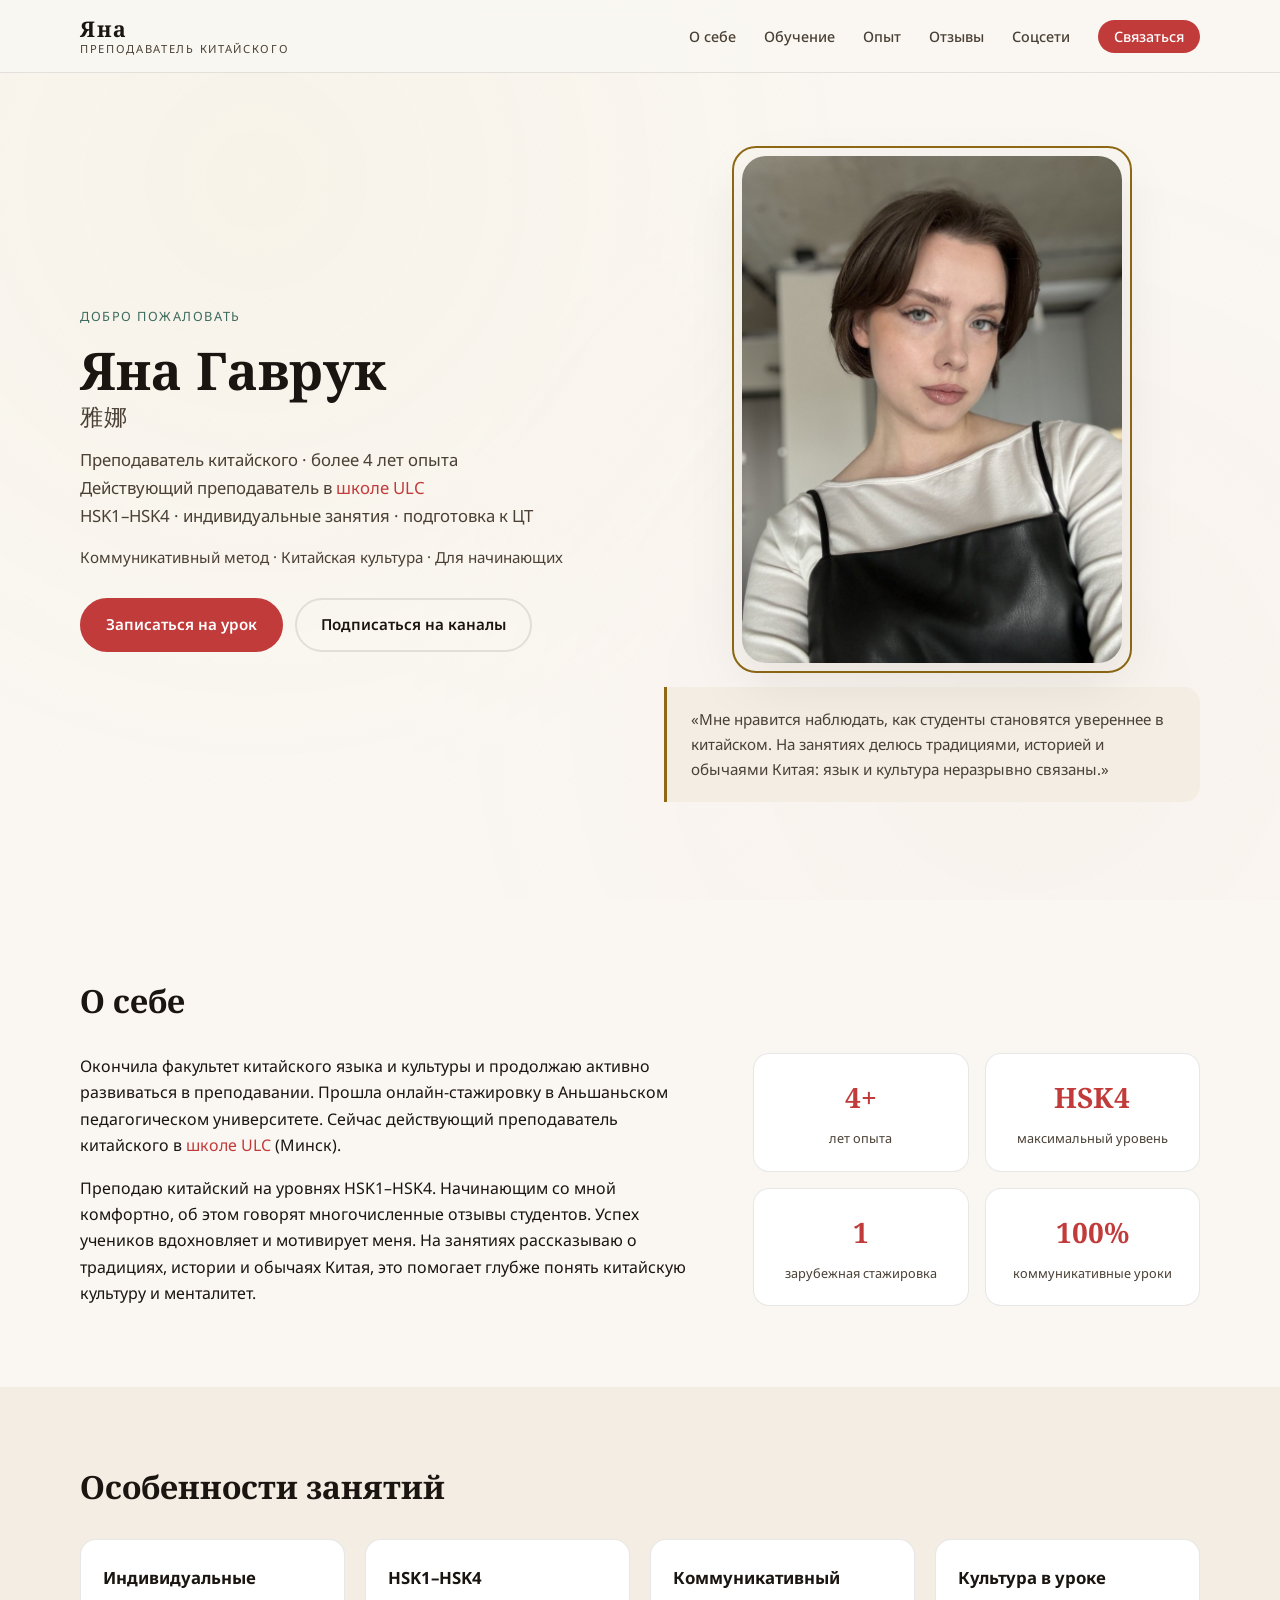
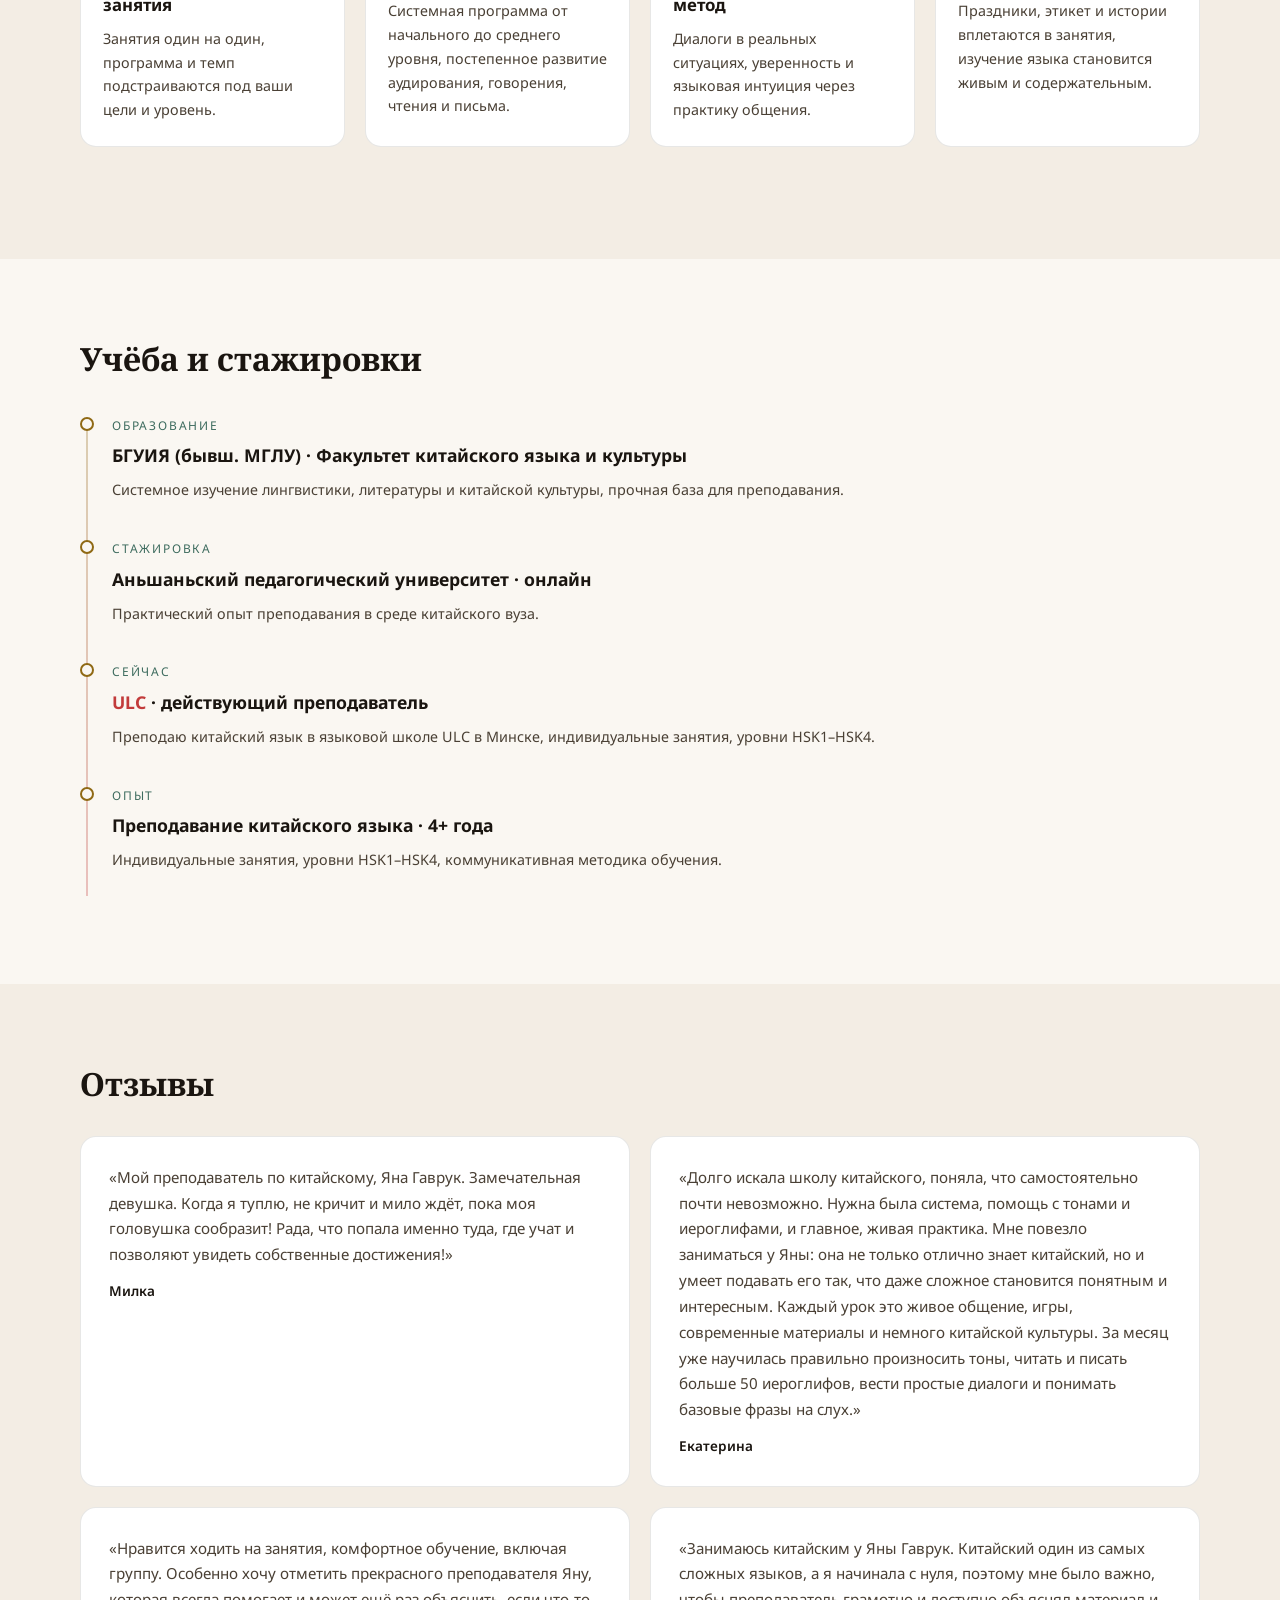
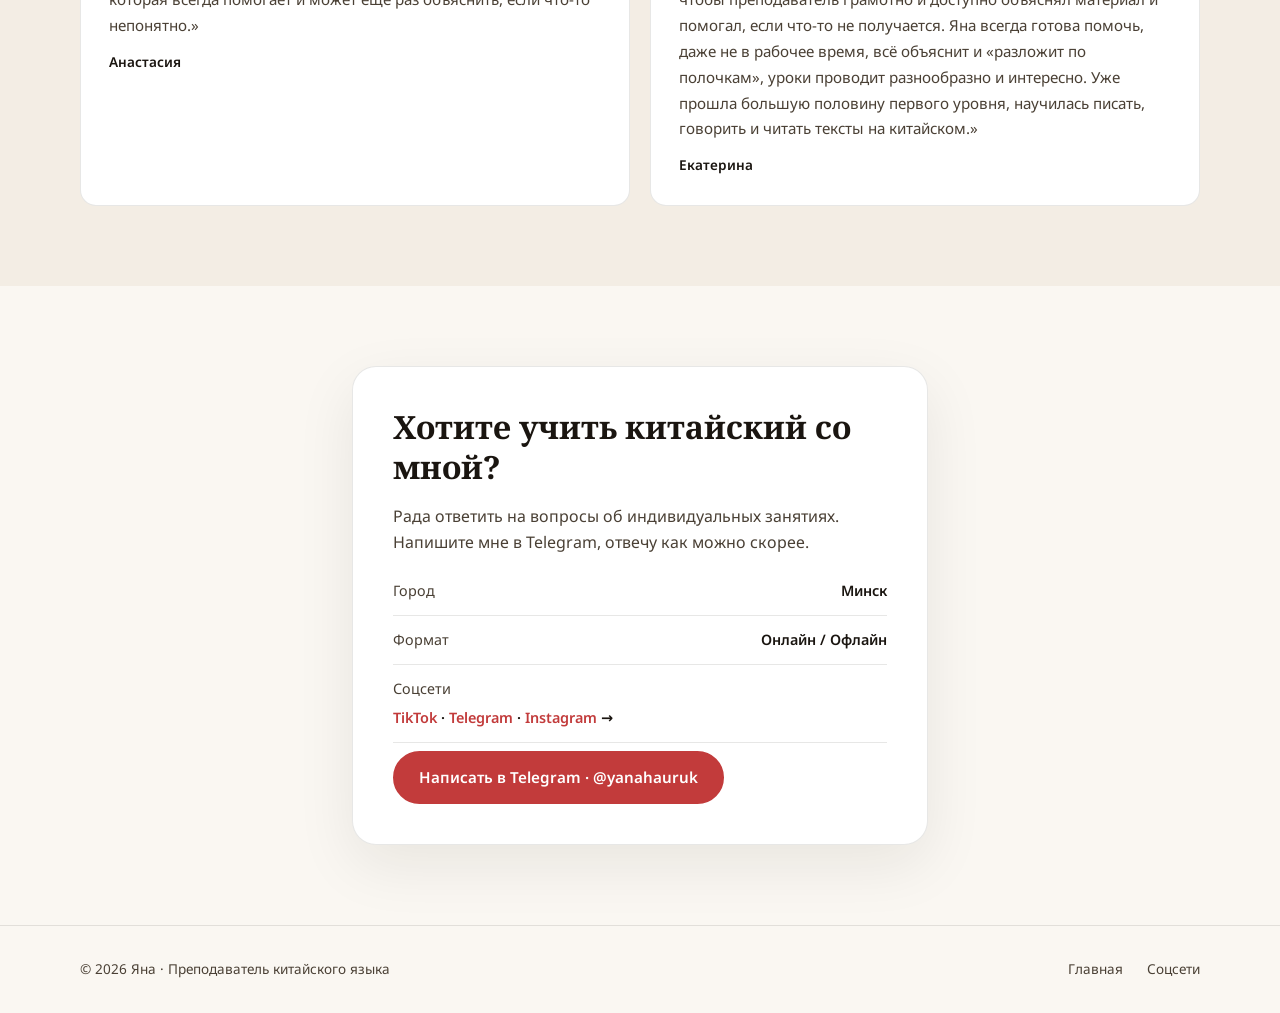
<file: index.html>
<!DOCTYPE html>
<html lang="ru">
<head>
  <meta charset="UTF-8" />
  <meta name="viewport" content="width=device-width, initial-scale=1.0" />
  <title>Яна · Преподаватель китайского языка</title>
  <meta name="description" content="Яна (Яна Гаврук) — преподаватель китайского языка, обучает HSK1–HSK4, сочетает язык и китайскую культуру." />
  <link rel="preconnect" href="https://fonts.googleapis.com" />
  <link rel="preconnect" href="https://fonts.gstatic.com" crossorigin />
  <link href="https://fonts.googleapis.com/css2?family=Noto+Sans:wght@300;400;500;600;700&family=Noto+Serif:wght@400;600;700&display=swap" rel="stylesheet" />
  <link rel="stylesheet" href="styles.css" />
</head>
<body>
  <div class="bg-pattern" aria-hidden="true"></div>

  <header class="site-header">
    <nav class="nav container">
      <a class="logo" href="index.html">
        <span class="logo-cn">Яна</span>
        <span class="logo-sub">Преподаватель китайского</span>
      </a>
      <button class="nav-toggle" aria-label="Открыть меню" aria-expanded="false">
        <span></span><span></span><span></span>
      </button>
      <ul class="nav-links">
        <li><a href="#about">О себе</a></li>
        <li><a href="#teaching">Обучение</a></li>
        <li><a href="#experience">Опыт</a></li>
        <li><a href="#reviews">Отзывы</a></li>
        <li><a href="social.html">Соцсети</a></li>
        <li><a href="#contact" class="nav-cta">Связаться</a></li>
      </ul>
    </nav>
  </header>

  <main>
    <section class="hero container">
      <div class="hero-content">
        <p class="eyebrow">Добро пожаловать</p>
        <h1>Яна Гаврук <span class="name-ru">雅娜</span></h1>
        <p class="hero-lead">
          Преподаватель китайского · более 4 лет опыта<br />
          Действующий преподаватель в <a href="https://ulc.by/teachers/yana-g" target="_blank" rel="noopener noreferrer">школе ULC</a><br />
          HSK1–HSK4 · индивидуальные занятия · подготовка к ЦТ
        </p>
        <p class="hero-tags">Коммуникативный метод · Китайская культура · Для начинающих</p>
        <div class="hero-actions">
          <a href="#contact" class="btn btn-primary">Записаться на урок</a>
          <a href="social.html" class="btn btn-ghost">Подписаться на каналы</a>
        </div>
      </div>

      <div class="hero-visual">
        <div class="photo-frame">
          <img
            src="assets/photo.png"
            alt="Яна · преподаватель китайского языка"
            class="hero-photo"
            width="380"
            height="507"
          />
          <div class="photo-accent"></div>
        </div>
        <blockquote class="hero-quote">
          «Мне нравится наблюдать, как студенты становятся увереннее в китайском. На занятиях делюсь традициями, историей и обычаями Китая: язык и культура неразрывно связаны.»
        </blockquote>
      </div>
    </section>

    <section id="about" class="section container">
      <div class="section-head">
        <h2>О себе</h2>
      </div>
      <div class="about-grid">
        <div class="about-text">
          <p>
            Окончила факультет китайского языка и культуры и продолжаю активно развиваться в преподавании.
            Прошла онлайн-стажировку в Аньшаньском педагогическом университете.
            Сейчас действующий преподаватель китайского в <a href="https://ulc.by/teachers/yana-g" target="_blank" rel="noopener noreferrer">школе ULC</a> (Минск).
          </p>
          <p>
            Преподаю китайский на уровнях HSK1–HSK4. Начинающим со мной комфортно,
            об этом говорят многочисленные отзывы студентов. Успех учеников вдохновляет и мотивирует меня.
            На занятиях рассказываю о традициях, истории и обычаях Китая, это помогает глубже понять китайскую культуру и менталитет.
          </p>
        </div>
        <ul class="stats">
          <li>
            <strong>4+</strong>
            <span>лет опыта</span>
          </li>
          <li>
            <strong>HSK4</strong>
            <span>максимальный уровень</span>
          </li>
          <li>
            <strong>1</strong>
            <span>зарубежная стажировка</span>
          </li>
          <li>
            <strong>100%</strong>
            <span>коммуникативные уроки</span>
          </li>
        </ul>
      </div>
    </section>

    <section id="teaching" class="section section-alt">
      <div class="container">
        <div class="section-head">
          <h2>Особенности занятий</h2>
        </div>
        <div class="cards">
          <article class="card">
            <h3>Индивидуальные занятия</h3>
            <p>Занятия один на один, программа и темп подстраиваются под ваши цели и уровень.</p>
          </article>
          <article class="card">
            <h3>HSK1–HSK4</h3>
            <p>Системная программа от начального до среднего уровня, постепенное развитие аудирования, говорения, чтения и письма.</p>
          </article>
          <article class="card">
            <h3>Коммуникативный метод</h3>
            <p>Диалоги в реальных ситуациях, уверенность и языковая интуиция через практику общения.</p>
          </article>
          <article class="card">
            <h3>Культура в уроке</h3>
            <p>Праздники, этикет и истории вплетаются в занятия, изучение языка становится живым и содержательным.</p>
          </article>
        </div>
      </div>
    </section>

    <section id="experience" class="section container">
      <div class="section-head">
        <h2>Учёба и стажировки</h2>
      </div>
      <ol class="timeline">
        <li>
          <time>Образование</time>
          <h3>БГУИЯ (бывш. МГЛУ) · Факультет китайского языка и культуры</h3>
          <p>Системное изучение лингвистики, литературы и китайской культуры, прочная база для преподавания.</p>
        </li>
        <li>
          <time>Стажировка</time>
          <h3>Аньшаньский педагогический университет · онлайн</h3>
          <p>Практический опыт преподавания в среде китайского вуза.</p>
        </li>
        <li>
          <time>Сейчас</time>
          <h3><a href="https://ulc.by/teachers/yana-g" target="_blank" rel="noopener noreferrer">ULC</a> · действующий преподаватель</h3>
          <p>Преподаю китайский язык в языковой школе ULC в Минске, индивидуальные занятия, уровни HSK1–HSK4.</p>
        </li>
        <li>
          <time>Опыт</time>
          <h3>Преподавание китайского языка · 4+ года</h3>
          <p>Индивидуальные занятия, уровни HSK1–HSK4, коммуникативная методика обучения.</p>
        </li>
      </ol>
    </section>

    <section id="reviews" class="section section-alt">
      <div class="container">
        <div class="section-head">
          <h2>Отзывы</h2>
        </div>
        <div class="reviews">
          <figure class="review">
            <blockquote>
              «Мой преподаватель по китайскому, Яна Гаврук. Замечательная девушка. Когда я туплю, не кричит и мило ждёт, пока моя головушка сообразит! Рада, что попала именно туда, где учат и позволяют увидеть собственные достижения!»
            </blockquote>
            <figcaption>Милка</figcaption>
          </figure>
          <figure class="review">
            <blockquote>
              «Долго искала школу китайского, поняла, что самостоятельно почти невозможно. Нужна была система, помощь с тонами и иероглифами, и главное, живая практика. Мне повезло заниматься у Яны: она не только отлично знает китайский, но и умеет подавать его так, что даже сложное становится понятным и интересным. Каждый урок это живое общение, игры, современные материалы и немного китайской культуры. За месяц уже научилась правильно произносить тоны, читать и писать больше 50 иероглифов, вести простые диалоги и понимать базовые фразы на слух.»
            </blockquote>
            <figcaption>Екатерина</figcaption>
          </figure>
          <figure class="review">
            <blockquote>
              «Нравится ходить на занятия, комфортное обучение, включая группу. Особенно хочу отметить прекрасного преподавателя Яну, которая всегда помогает и может ещё раз объяснить, если что-то непонятно.»
            </blockquote>
            <figcaption>Анастасия</figcaption>
          </figure>
          <figure class="review">
            <blockquote>
              «Занимаюсь китайским у Яны Гаврук. Китайский один из самых сложных языков, а я начинала с нуля, поэтому мне было важно, чтобы преподаватель грамотно и доступно объяснял материал и помогал, если что-то не получается. Яна всегда готова помочь, даже не в рабочее время, всё объяснит и «разложит по полочкам», уроки проводит разнообразно и интересно. Уже прошла большую половину первого уровня, научилась писать, говорить и читать тексты на китайском.»
            </blockquote>
            <figcaption>Екатерина</figcaption>
          </figure>
        </div>
      </div>
    </section>

    <section id="contact" class="section container">
      <div class="contact-box">
        <h2>Хотите учить китайский со мной?</h2>
        <p>Рада ответить на вопросы об индивидуальных занятиях. Напишите мне в Telegram, отвечу как можно скорее.</p>
        <ul class="contact-meta">
          <li>
            <span>Город</span>
            <strong>Минск</strong>
          </li>
          <li>
            <span>Формат</span>
            <strong>Онлайн / Офлайн</strong>
          </li>
          <li class="contact-meta-social">
            <span>Соцсети</span>
            <strong><a href="https://www.tiktok.com/@hanyu_secret" target="_blank" rel="noopener noreferrer">TikTok</a> · <a href="https://t.me/chinesevibez" target="_blank" rel="noopener noreferrer">Telegram</a> · <a href="https://www.instagram.com/hanyu.secret" target="_blank" rel="noopener noreferrer">Instagram</a> →</strong>
          </li>
        </ul>
        <a href="https://t.me/yanahauruk" class="btn btn-primary contact-telegram" target="_blank" rel="noopener noreferrer">Написать в Telegram · @yanahauruk</a>
      </div>
    </section>
  </main>

  <footer class="site-footer">
    <div class="container footer-inner">
      <p>© 2026 Яна · Преподаватель китайского языка</p>
      <nav>
        <a href="index.html">Главная</a>
        <a href="social.html">Соцсети</a>
      </nav>
    </div>
  </footer>

  <script src="main.js"></script>
</body>
</html>
</file>
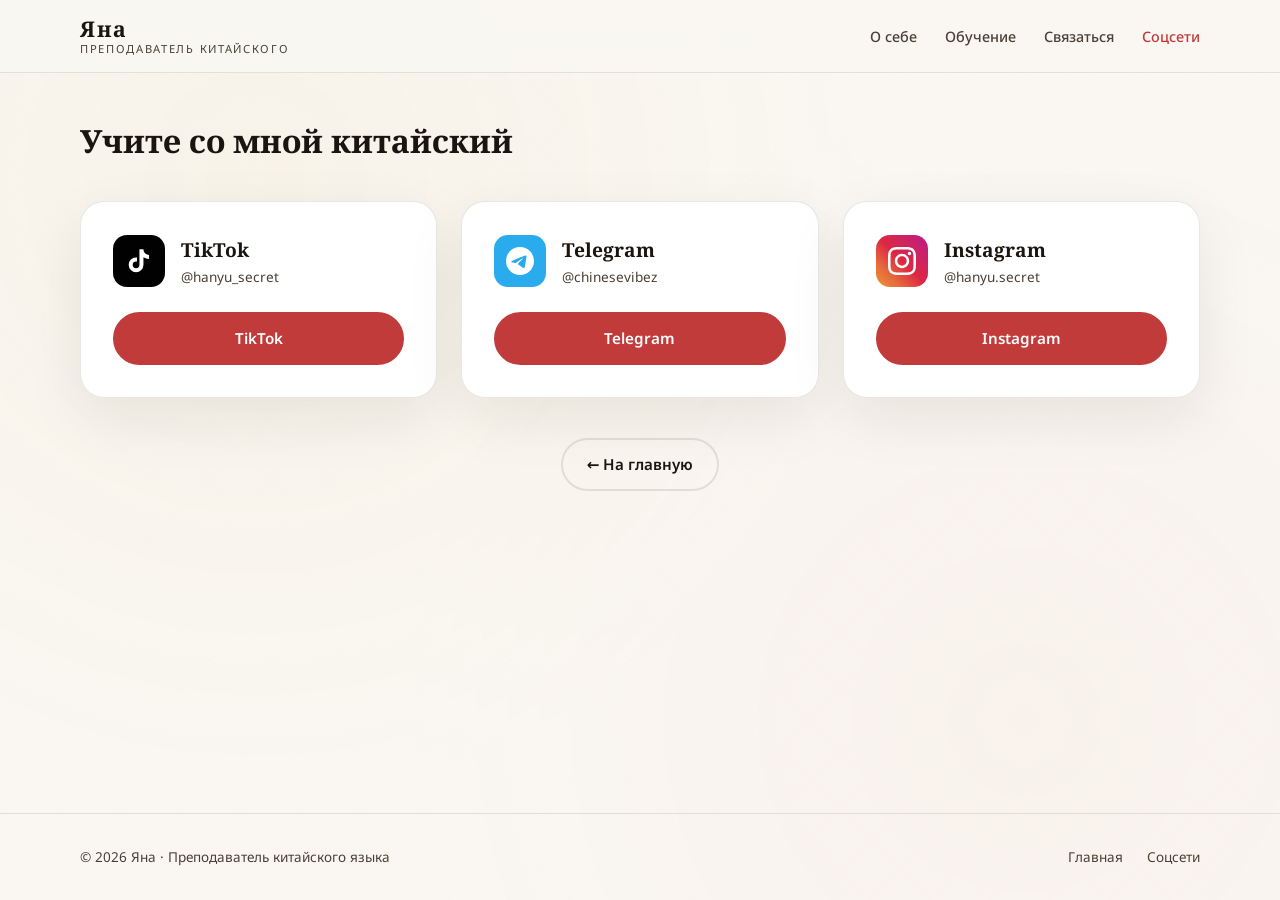
<file: social.html>
<!DOCTYPE html>
<html lang="ru">
<head>
  <meta charset="UTF-8" />
  <meta name="viewport" content="width=device-width, initial-scale=1.0" />
  <title>Соцсети · Яна</title>
  <meta name="description" content="Учите со мной китайский — TikTok, Telegram и Instagram." />
  <link rel="preconnect" href="https://fonts.googleapis.com" />
  <link rel="preconnect" href="https://fonts.gstatic.com" crossorigin />
  <link href="https://fonts.googleapis.com/css2?family=Noto+Sans:wght@300;400;500;600;700&family=Noto+Serif:wght@400;600;700&display=swap" rel="stylesheet" />
  <link rel="stylesheet" href="styles.css" />
</head>
<body>
  <div class="bg-pattern" aria-hidden="true"></div>

  <header class="site-header">
    <nav class="nav container">
      <a class="logo" href="index.html">
        <span class="logo-cn">Яна</span>
        <span class="logo-sub">Преподаватель китайского</span>
      </a>
      <button class="nav-toggle" aria-label="Открыть меню" aria-expanded="false">
        <span></span><span></span><span></span>
      </button>
      <ul class="nav-links">
        <li><a href="index.html#about">О себе</a></li>
        <li><a href="index.html#teaching">Обучение</a></li>
        <li><a href="index.html#contact">Связаться</a></li>
        <li><a href="social.html" class="active">Соцсети</a></li>
      </ul>
    </nav>
  </header>

  <main class="social-page">
    <section class="section container">
      <div class="section-head">
        <h1>Учите со мной китайский</h1>
      </div>

      <div class="social-grid">
        <article class="social-card social-tiktok">
          <div class="social-card-header">
            <div class="social-icon" aria-hidden="true">
              <svg viewBox="0 0 24 24" fill="currentColor">
                <path d="M19.59 6.69a4.83 4.83 0 0 1-3.77-4.25V2h-3.45v13.67a2.89 2.89 0 0 1-2.88 2.5 2.89 2.89 0 0 1-2.89-2.89 2.89 2.89 0 0 1 2.89-2.89c.28 0 .54.04.79.1V9.01a6.27 6.27 0 0 0-.79-.05 6.34 6.34 0 0 0-6.34 6.34 6.34 6.34 0 0 0 6.34 6.34 6.34 6.34 0 0 0 6.33-6.34V8.69a8.18 8.18 0 0 0 4.78 1.52V6.76a4.85 4.85 0 0 1-1.01-.07z"/>
              </svg>
            </div>
            <div>
              <h2>TikTok</h2>
              <p class="social-handle">@hanyu_secret</p>
            </div>
          </div>
          <a href="https://www.tiktok.com/@hanyu_secret" class="btn btn-primary btn-full" target="_blank" rel="noopener noreferrer">TikTok</a>
        </article>

        <article class="social-card social-telegram">
          <div class="social-card-header">
            <div class="social-icon" aria-hidden="true">
              <svg viewBox="0 0 24 24" fill="currentColor">
                <path d="M11.944 0A12 12 0 0 0 0 12a12 12 0 0 0 12 12 12 12 0 0 0 12-12A12 12 0 0 0 12 0a12 12 0 0 0-.056 0zm4.962 7.224c.1-.002.321.023.465.14a.506.506 0 0 1 .171.325c.016.093.036.306.02.472-.18 1.898-.962 6.502-1.36 8.627-.168.9-.499 1.201-.82 1.23-.696.065-1.225-.46-1.9-.902-1.056-.693-1.653-1.124-2.678-1.8-1.185-.78-.417-1.21.258-1.91.177-.184 3.247-2.977 3.307-3.23.007-.032.014-.15-.056-.212s-.174-.041-.249-.024c-.106.024-1.793 1.14-5.061 3.345-.48.33-.913.49-1.302.48-.428-.008-1.252-.241-1.865-.44-.752-.245-1.349-.374-1.297-.789.027-.216.325-.437.893-.663 3.498-1.524 5.83-2.529 6.998-3.014 3.332-1.386 4.025-1.627 4.476-1.635z"/>
              </svg>
            </div>
            <div>
              <h2>Telegram</h2>
              <p class="social-handle">@chinesevibez</p>
            </div>
          </div>
          <a href="https://t.me/chinesevibez" class="btn btn-primary btn-full" target="_blank" rel="noopener noreferrer">Telegram</a>
        </article>

        <article class="social-card social-instagram">
          <div class="social-card-header">
            <div class="social-icon" aria-hidden="true">
              <svg viewBox="0 0 24 24" fill="currentColor">
                <path d="M12 2.163c3.204 0 3.584.012 4.85.07 3.252.148 4.771 1.691 4.919 4.919.058 1.265.069 1.645.069 4.849 0 3.205-.012 3.584-.069 4.849-.149 3.225-1.664 4.771-4.919 4.919-1.266.058-1.644.07-4.85.07-3.204 0-3.584-.012-4.849-.07-3.26-.149-4.771-1.699-4.919-4.92-.058-1.265-.07-1.644-.07-4.849 0-3.204.013-3.583.07-4.849.149-3.227 1.664-4.771 4.919-4.919 1.266-.057 1.645-.069 4.849-.069zm0-2.163c-3.259 0-3.667.014-4.947.072-4.358.2-6.78 2.618-6.98 6.98-.059 1.281-.073 1.689-.073 4.948 0 3.259.014 3.668.072 4.948.2 4.358 2.618 6.78 6.98 6.98 1.281.058 1.689.072 4.948.072 3.259 0 3.668-.014 4.948-.072 4.354-.2 6.782-2.618 6.979-6.98.059-1.28.073-1.689.073-4.948 0-3.259-.014-3.667-.072-4.947-.196-4.354-2.617-6.78-6.979-6.98-1.281-.059-1.69-.073-4.949-.073zm0 5.838c-3.403 0-6.162 2.759-6.162 6.162s2.759 6.163 6.162 6.163 6.162-2.759 6.162-6.163c0-3.403-2.759-6.162-6.162-6.162zm0 10.162c-2.209 0-4-1.79-4-4 0-2.209 1.791-4 4-4s4 1.791 4 4c0 2.21-1.791 4-4 4zm6.406-11.845c-.796 0-1.441.645-1.441 1.44s.645 1.44 1.441 1.44c.795 0 1.439-.645 1.439-1.44s-.644-1.44-1.439-1.44z"/>
              </svg>
            </div>
            <div>
              <h2>Instagram</h2>
              <p class="social-handle">@hanyu.secret</p>
            </div>
          </div>
          <a href="https://www.instagram.com/hanyu.secret" class="btn btn-primary btn-full" target="_blank" rel="noopener noreferrer">Instagram</a>
        </article>
      </div>

      <div class="back-link-wrap">
        <a href="index.html" class="btn btn-ghost">← На главную</a>
      </div>
    </section>
  </main>

  <footer class="site-footer">
    <div class="container footer-inner">
      <p>© 2026 Яна · Преподаватель китайского языка</p>
      <nav>
        <a href="index.html">Главная</a>
        <a href="social.html">Соцсети</a>
      </nav>
    </div>
  </footer>

  <script src="main.js"></script>
</body>
</html>
</file>
<file: styles.css>
/* ── Design tokens ── */
:root {
  --ink: #1a1510;
  --ink-soft: #4a4035;
  --paper: #faf7f2;
  --paper-alt: #f3ede4;
  --red: #c23b3b;
  --red-deep: #9b2c2c;
  --gold: #8f6914;
  --gold-light: #c9a227;
  --gold-border: rgba(143, 105, 20, 0.35);
  --jade: #3d6b5e;
  --border: rgba(26, 21, 16, 0.1);
  --shadow: 0 20px 60px rgba(26, 21, 16, 0.08);
  --radius: 16px;
  --radius-lg: 24px;
  --font-sans: "Noto Sans", system-ui, sans-serif;
  --font-serif: "Noto Serif", Georgia, serif;
  --max-w: 1120px;
  --header-h: 72px;
}

*, *::before, *::after { box-sizing: border-box; margin: 0; padding: 0; }

html { scroll-behavior: smooth; }

body {
  font-family: var(--font-sans);
  font-size: 1rem;
  color: var(--ink);
  background: var(--paper);
  line-height: 1.65;
  min-height: 100vh;
  display: flex;
  flex-direction: column;
  -webkit-font-smoothing: antialiased;
}

main {
  flex: 1;
}

a { color: var(--red); text-decoration: none; transition: color 0.2s; }
a:hover { color: var(--red-deep); }

img { max-width: 100%; display: block; }

.container {
  width: min(100% - 2rem, var(--max-w));
  margin-inline: auto;
}

/* ── Background pattern ── */
.bg-pattern {
  position: fixed;
  inset: 0;
  pointer-events: none;
  z-index: -1;
  opacity: 0.35;
  background-image:
    radial-gradient(circle at 20% 20%, rgba(201, 162, 39, 0.12) 0%, transparent 50%),
    radial-gradient(circle at 80% 80%, rgba(194, 59, 59, 0.08) 0%, transparent 50%),
    url("data:image/svg+xml,%3Csvg width='60' height='60' viewBox='0 0 60 60' xmlns='http://www.w3.org/2000/svg'%3E%3Cpath d='M30 0L60 30L30 60L0 30Z' fill='none' stroke='%23c9a227' stroke-width='0.3' opacity='0.15'/%3E%3C/svg%3E");
}

/* ── Header ── */
.site-header {
  position: sticky;
  top: 0;
  z-index: 100;
  background: rgba(250, 247, 242, 0.85);
  backdrop-filter: blur(12px);
  border-bottom: 1px solid var(--border);
}

.nav {
  display: flex;
  align-items: center;
  justify-content: space-between;
  height: var(--header-h);
  gap: 1rem;
}

.logo {
  display: flex;
  flex-direction: column;
  line-height: 1.2;
  color: var(--ink);
}
.logo:hover { color: var(--ink); }
.logo-cn {
  font-family: var(--font-serif);
  font-size: 1.35rem;
  font-weight: 700;
  letter-spacing: 0.08em;
}
.logo-sub {
  font-size: 0.7rem;
  color: var(--ink-soft);
  letter-spacing: 0.15em;
  text-transform: uppercase;
}

.nav-links {
  display: flex;
  align-items: center;
  gap: 1.75rem;
  list-style: none;
}

.nav-links a {
  font-size: 0.9rem;
  color: var(--ink-soft);
  font-weight: 500;
}
.nav-links a:hover,
.nav-links a.active { color: var(--red); }

.nav-cta {
  padding: 0.45rem 1rem;
  background: var(--red);
  color: #fff !important;
  border-radius: 999px;
}
.nav-cta:hover { background: var(--red-deep); color: #fff !important; }

.nav-toggle {
  display: none;
  flex-direction: column;
  gap: 5px;
  background: none;
  border: none;
  cursor: pointer;
  padding: 4px;
}
.nav-toggle span {
  display: block;
  width: 22px;
  height: 2px;
  background: var(--ink);
  border-radius: 2px;
  transition: transform 0.3s, opacity 0.3s;
}

/* ── Buttons ── */
.btn {
  display: inline-flex;
  align-items: center;
  justify-content: center;
  gap: 0.5rem;
  padding: 0.75rem 1.5rem;
  border-radius: 999px;
  font-size: 0.95rem;
  font-weight: 600;
  border: 2px solid transparent;
  cursor: pointer;
  transition: all 0.25s;
  font-family: inherit;
}

.btn-primary {
  background: var(--red);
  color: #fff;
  border-color: var(--red);
}
.btn-primary:hover {
  background: var(--red-deep);
  border-color: var(--red-deep);
  color: #fff;
  transform: translateY(-1px);
  box-shadow: 0 8px 24px rgba(194, 59, 59, 0.25);
}

.btn-ghost {
  background: transparent;
  color: var(--ink);
  border-color: var(--border);
}
.btn-ghost:hover {
  border-color: var(--gold);
  color: var(--red);
}

.btn-full { width: 100%; }

/* ── Hero ── */
.hero {
  display: grid;
  grid-template-columns: 1fr 1fr;
  gap: 3rem;
  align-items: center;
  padding: 4rem 0 5rem;
  min-height: calc(100vh - var(--header-h));
}

.eyebrow {
  font-size: 0.8rem;
  color: var(--jade);
  letter-spacing: 0.12em;
  margin-bottom: 0.75rem;
  text-transform: uppercase;
}

.hero h1 {
  font-family: var(--font-serif);
  font-size: clamp(2.25rem, 4.5vw, 3.25rem);
  font-weight: 700;
  line-height: 1.15;
  margin-bottom: 1rem;
}

.name-ru {
  display: block;
  font-size: 0.45em;
  font-family: var(--font-sans);
  font-weight: 400;
  color: var(--ink-soft);
  letter-spacing: 0.05em;
  margin-top: 0.25rem;
}

.hero-lead {
  font-size: 1.05rem;
  color: var(--ink-soft);
  margin-bottom: 1rem;
}

.hero-tags {
  font-size: 0.95rem;
  color: var(--ink-soft);
  margin-bottom: 1.75rem;
}

.hero-actions { display: flex; flex-wrap: wrap; gap: 0.75rem; }

/* Photo placeholder */
.hero-visual { position: relative; }

.photo-frame {
  position: relative;
  aspect-ratio: 3 / 4;
  max-width: 380px;
  margin-inline: auto;
}

.hero-photo {
  width: 100%;
  height: 100%;
  object-fit: cover;
  object-position: center top;
  border-radius: var(--radius-lg);
  position: relative;
  z-index: 1;
  box-shadow: var(--shadow);
}

.photo-accent {
  position: absolute;
  inset: -10px;
  border: 2px solid var(--gold);
  border-radius: var(--radius-lg);
  z-index: 0;
  pointer-events: none;
}

.hero-quote {
  margin-top: 1.5rem;
  padding: 1.25rem 1.5rem;
  background: var(--paper-alt);
  border-left: 3px solid var(--gold);
  border-radius: 0 var(--radius) var(--radius) 0;
  font-size: 0.95rem;
  color: var(--ink-soft);
}

/* ── Sections ── */
.section { padding: 5rem 0; }
.section-alt { background: var(--paper-alt); }

.section-head { margin-bottom: 2rem; }

.section-head h2,
.social-page h1,
.contact-box h2 {
  font-family: var(--font-serif);
  font-size: clamp(1.5rem, 2.5vw, 2rem);
  font-weight: 700;
  line-height: 1.25;
}

.page-intro {
  margin-top: 1rem;
  color: var(--ink-soft);
  max-width: 520px;
  margin-inline: auto;
}

.placeholder-text {
  color: var(--ink-soft);
  opacity: 0.65;
  font-size: 0.9rem;
  font-style: italic;
  margin-top: 1rem;
}
.center-block { text-align: center; max-width: 600px; margin-inline: auto; }

/* ── About ── */
.about-grid {
  display: grid;
  grid-template-columns: 1.4fr 1fr;
  gap: 3rem;
  align-items: start;
}

.about-text p + p { margin-top: 1rem; }

.stats {
  list-style: none;
  display: grid;
  grid-template-columns: 1fr 1fr;
  gap: 1rem;
}
.stats li {
  padding: 1.25rem;
  background: #fff;
  border-radius: var(--radius);
  border: 1px solid var(--border);
  text-align: center;
}
.stats strong {
  display: block;
  font-family: var(--font-serif);
  font-size: 1.75rem;
  color: var(--red);
  margin-bottom: 0.25rem;
}
.stats span { font-size: 0.8rem; color: var(--ink-soft); }

/* ── Cards ── */
.cards {
  display: grid;
  grid-template-columns: repeat(4, 1fr);
  gap: 1.25rem;
  margin-bottom: 2rem;
}

.card {
  padding: 1.5rem 1.35rem;
  background: #fff;
  border-radius: var(--radius);
  border: 1px solid var(--border);
}

.card h3 {
  font-size: 1.05rem;
  margin-bottom: 0.5rem;
}
.card p {
  font-size: 0.9rem;
  color: var(--ink-soft);
}

/* ── Timeline ── */
.timeline {
  list-style: none;
  position: relative;
  padding-left: 2rem;
}
.timeline::before {
  content: "";
  position: absolute;
  left: 6px;
  top: 8px;
  bottom: 8px;
  width: 2px;
  background: linear-gradient(to bottom, var(--gold), var(--red));
  opacity: 0.3;
}
.timeline li {
  position: relative;
  padding-bottom: 2rem;
}
.timeline li::before {
  content: "";
  position: absolute;
  left: -2rem;
  top: 6px;
  width: 14px;
  height: 14px;
  border-radius: 50%;
  background: var(--paper);
  border: 2px solid var(--gold);
}
.timeline time {
  font-size: 0.75rem;
  letter-spacing: 0.15em;
  color: var(--jade);
  text-transform: uppercase;
}
.timeline h3 {
  font-size: 1.1rem;
  margin: 0.25rem 0 0.5rem;
}
.timeline p {
  font-size: 0.9rem;
  color: var(--ink-soft);
}

/* ── Reviews ── */
.reviews {
  display: grid;
  grid-template-columns: repeat(2, 1fr);
  gap: 1.25rem;
}

.review {
  padding: 1.75rem;
  background: #fff;
  border-radius: var(--radius);
  border: 1px solid var(--border);
}
.review blockquote {
  font-size: 0.95rem;
  color: var(--ink-soft);
  margin-bottom: 0.75rem;
  line-height: 1.7;
}
.review figcaption {
  font-size: 0.85rem;
  font-weight: 600;
  color: var(--ink);
}

/* ── Contact ── */
.contact-box {
  max-width: 36rem;
  margin: 0 auto;
  padding: 2.5rem;
  background: #fff;
  border-radius: var(--radius-lg);
  border: 1px solid var(--border);
  box-shadow: var(--shadow);
}

.contact-box p { color: var(--ink-soft); margin: 1rem 0 1.5rem; }

.contact-telegram { margin-top: 0.5rem; }

.contact-meta {
  list-style: none;
  display: flex;
  flex-direction: column;
  gap: 0.75rem;
}
.contact-meta li {
  display: grid;
  grid-template-columns: 1fr;
  gap: 0.35rem;
  padding-bottom: 0.75rem;
  border-bottom: 1px solid var(--border);
  font-size: 0.9rem;
}
.contact-meta span {
  color: var(--ink-soft);
}
.contact-meta strong {
  display: block;
  font-weight: 600;
  min-width: 0;
  overflow-wrap: anywhere;
}
.contact-meta-social {
  grid-template-columns: 1fr;
}

@media (min-width: 640px) {
  .contact-meta li:not(.contact-meta-social) {
    grid-template-columns: auto minmax(0, 1fr);
    gap: 0.35rem 1.25rem;
    align-items: start;
  }

  .contact-meta li:not(.contact-meta-social) strong {
    text-align: right;
    justify-self: end;
  }
}

.form-note {
  font-size: 0.75rem;
  color: var(--ink-soft);
  opacity: 0.6;
  text-align: center;
}

/* ── Social page ── */
.social-page .section {
  padding-top: 3rem;
  padding-bottom: 4rem;
}

.social-grid {
  display: grid;
  grid-template-columns: repeat(3, 1fr);
  gap: 1.5rem;
  margin: 2.5rem 0;
}

.social-card {
  padding: 2rem;
  background: #fff;
  border-radius: var(--radius-lg);
  border: 1px solid var(--border);
  box-shadow: var(--shadow);
}

.social-card-header {
  display: flex;
  align-items: center;
  gap: 1rem;
  margin-bottom: 1.5rem;
}

.social-icon {
  width: 52px;
  height: 52px;
  border-radius: 14px;
  display: flex;
  align-items: center;
  justify-content: center;
}
.social-icon svg { width: 28px; height: 28px; }

.social-tiktok .social-icon {
  background: #010101;
  color: #fff;
}
.social-telegram .social-icon {
  background: #2aabee;
  color: #fff;
}
.social-instagram .social-icon {
  background: linear-gradient(45deg, #f09433, #e6683c, #dc2743, #cc2366, #bc1888);
  color: #fff;
}

.social-card h2 {
  font-family: var(--font-serif);
  font-size: 1.2rem;
}

.social-handle {
  font-size: 0.85rem;
  color: var(--ink-soft);
}

.social-card > p {
  color: var(--ink-soft);
  font-size: 0.9rem;
  margin-bottom: 1rem;
}

.social-features {
  list-style: none;
  margin-bottom: 1.5rem;
}
.social-features li {
  padding: 0.4rem 0;
  font-size: 0.875rem;
  color: var(--ink-soft);
  padding-left: 1.25rem;
  position: relative;
}
.social-features li::before {
  content: "·";
  position: absolute;
  left: 0;
  color: var(--gold);
  font-weight: 700;
}

.social-preview {
  margin-top: 3rem;
  padding: 2rem;
  background: var(--paper-alt);
  border-radius: var(--radius-lg);
}
.social-preview h3 {
  font-family: var(--font-serif);
  margin-bottom: 1.25rem;
}

.preview-grid {
  display: grid;
  grid-template-columns: repeat(4, 1fr);
  gap: 1rem;
}

.preview-item p {
  font-size: 0.8rem;
  color: var(--ink-soft);
  margin-top: 0.5rem;
}

.placeholder-thumb {
  aspect-ratio: 16/10;
  background: linear-gradient(135deg, #e8e2d8, #d5cdc0);
  border-radius: 10px;
  display: flex;
  align-items: center;
  justify-content: center;
  font-size: 0.75rem;
  color: var(--ink-soft);
  opacity: 0.7;
  border: 1px dashed var(--border);
}

.back-link-wrap {
  text-align: center;
  margin-top: 2.5rem;
}

/* ── Footer ── */
.site-footer {
  padding: 2rem 0;
  border-top: 1px solid var(--border);
}
.footer-inner {
  display: flex;
  justify-content: space-between;
  align-items: center;
  font-size: 0.85rem;
  color: var(--ink-soft);
}
.footer-inner nav {
  display: flex;
  gap: 1.5rem;
}
.footer-inner a { color: var(--ink-soft); }
.footer-inner a:hover { color: var(--red); }

/* ── Responsive ── */
@media (max-width: 960px) {
  .hero { grid-template-columns: 1fr; min-height: auto; padding-top: 2.5rem; }
  .hero-visual { order: -1; }
  .photo-frame { max-width: 280px; }
  .about-grid { grid-template-columns: 1fr; }
  .cards { grid-template-columns: repeat(2, 1fr); }
  .reviews { grid-template-columns: 1fr; }
  .social-grid { grid-template-columns: 1fr; }
  .preview-grid { grid-template-columns: repeat(2, 1fr); }
}

@media (max-width: 640px) {
  .nav-toggle { display: flex; }

  .nav-links {
    position: fixed;
    top: var(--header-h);
    left: 0;
    right: 0;
    background: rgba(250, 247, 242, 0.97);
    backdrop-filter: blur(12px);
    flex-direction: column;
    padding: 1.5rem;
    gap: 1rem;
    border-bottom: 1px solid var(--border);
    transform: translateY(-120%);
    opacity: 0;
    transition: transform 0.3s, opacity 0.3s;
    pointer-events: none;
  }
  .nav-links.open {
    transform: translateY(0);
    opacity: 1;
    pointer-events: auto;
  }

  .cards { grid-template-columns: 1fr; }
  .stats { grid-template-columns: 1fr 1fr; }
  .preview-grid { grid-template-columns: 1fr 1fr; }
  .footer-inner { flex-direction: column; gap: 1rem; text-align: center; }
  .contact-box { padding: 1.75rem 1.25rem; }
}
</file>
